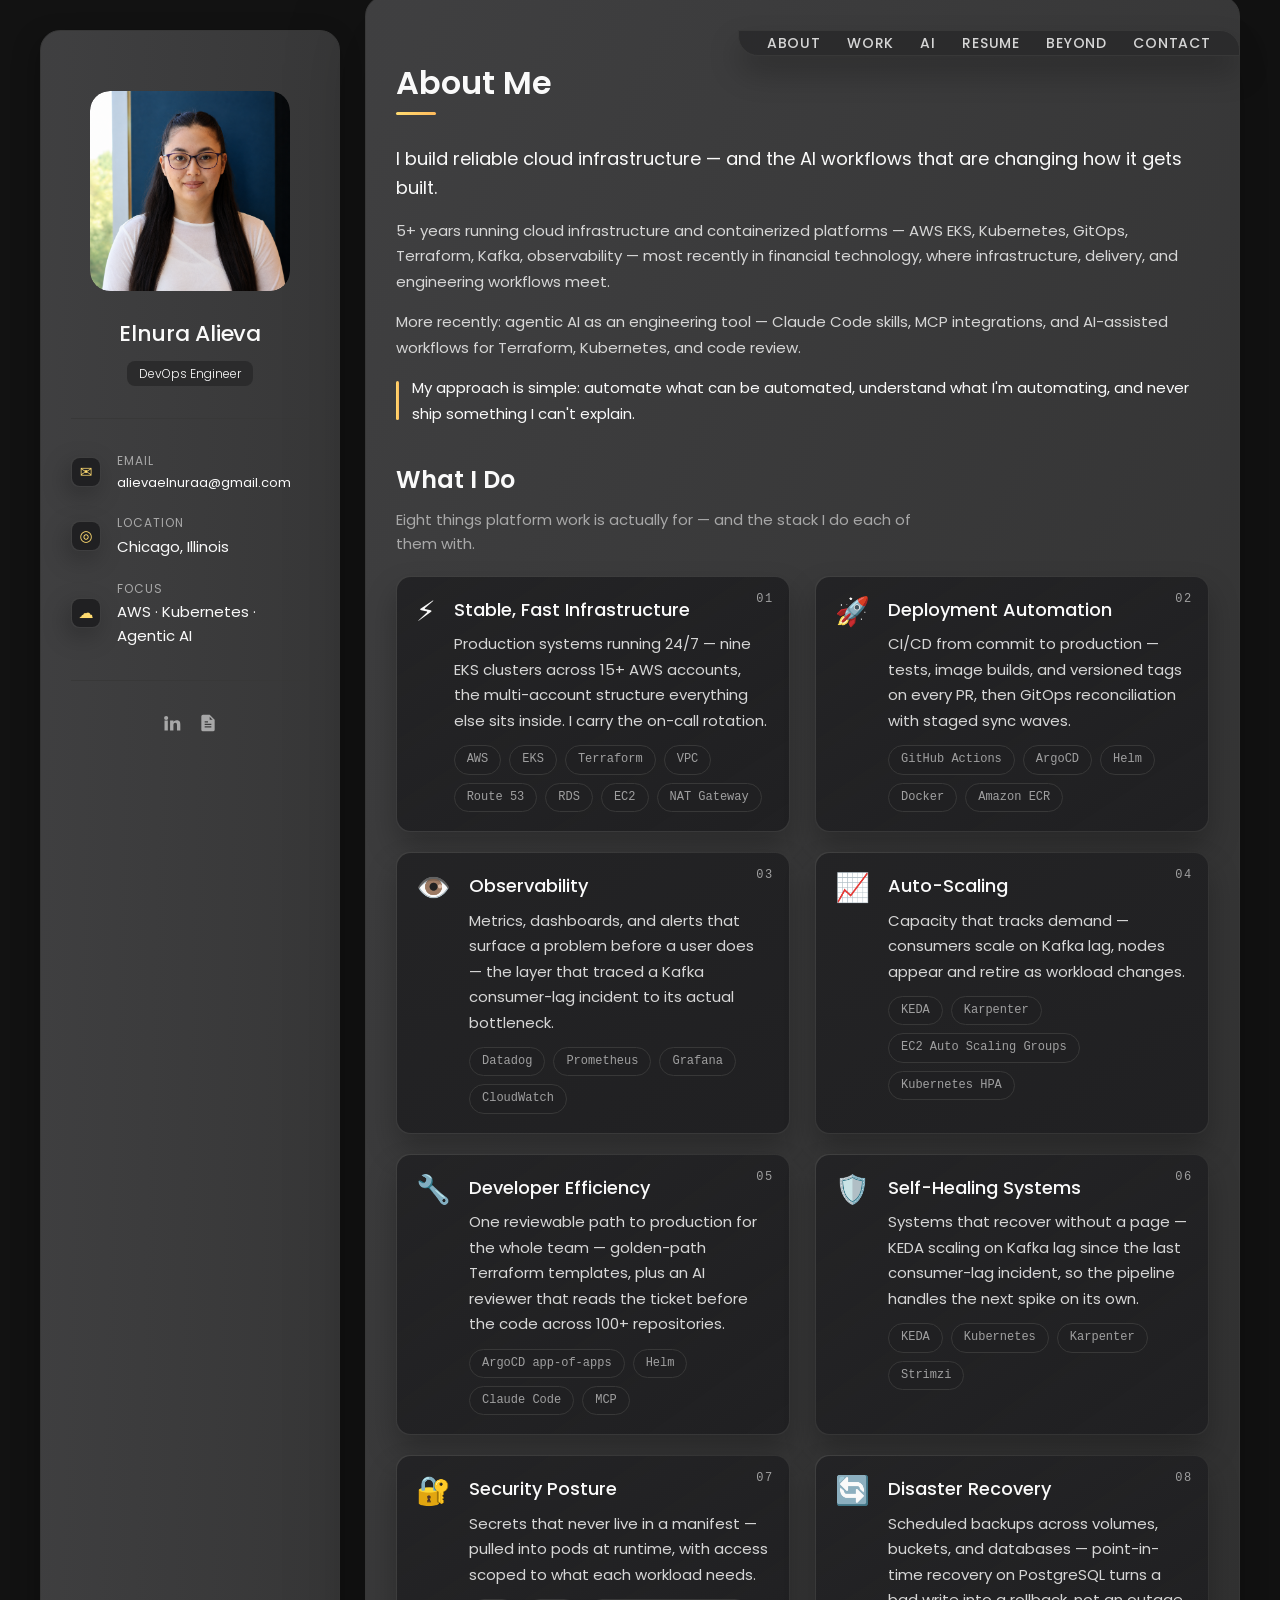
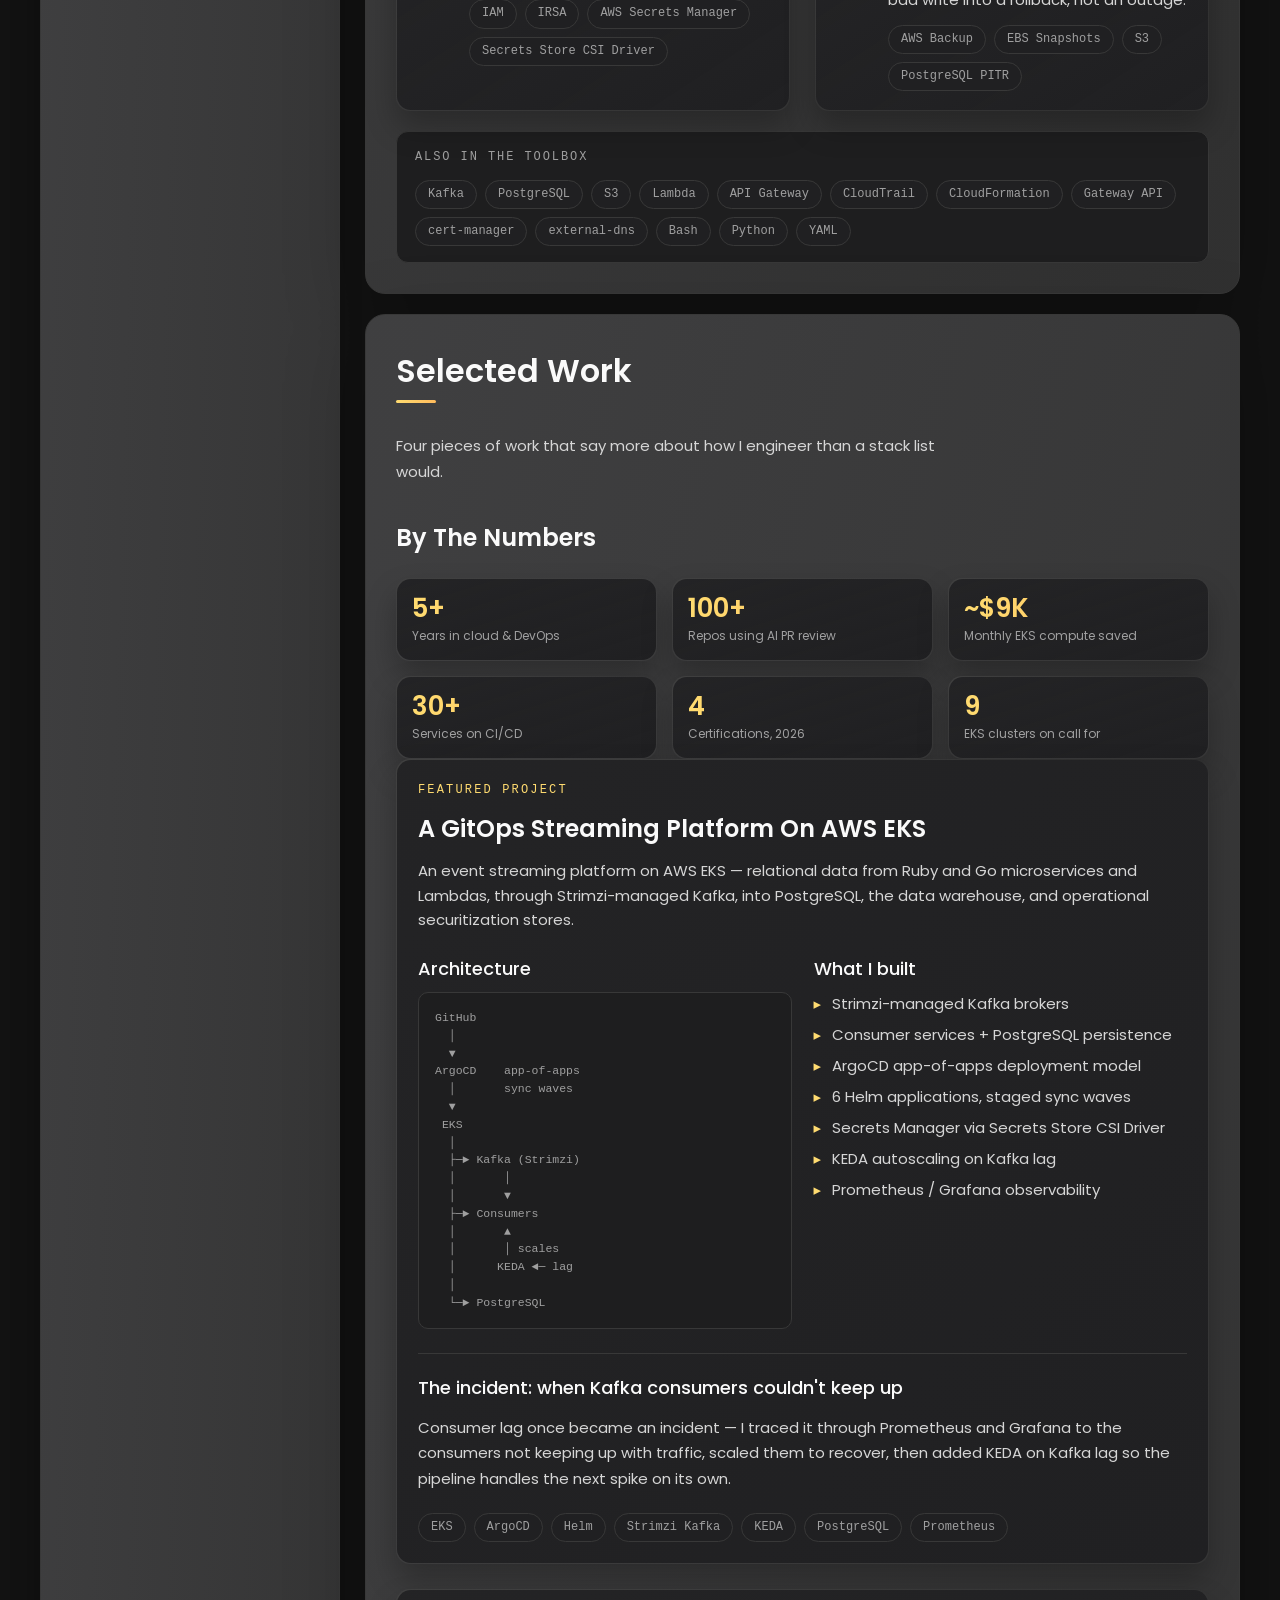
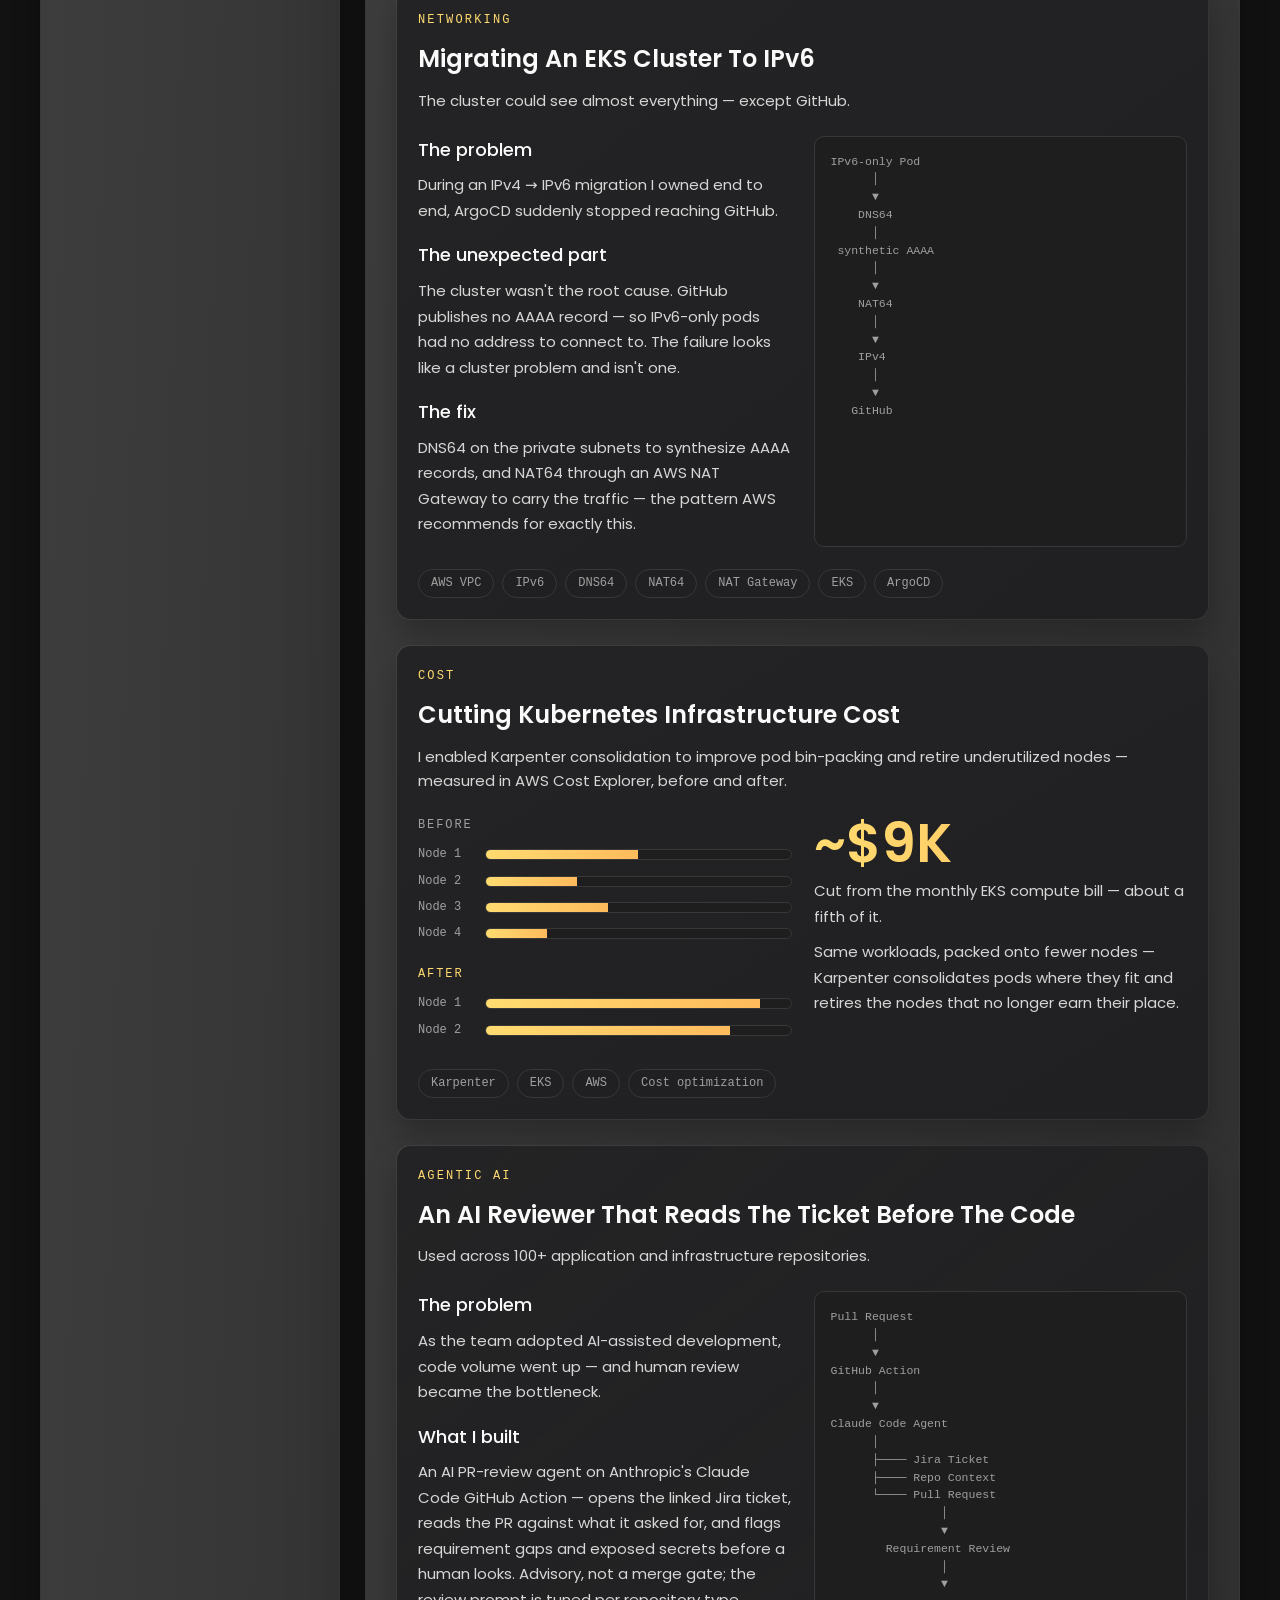
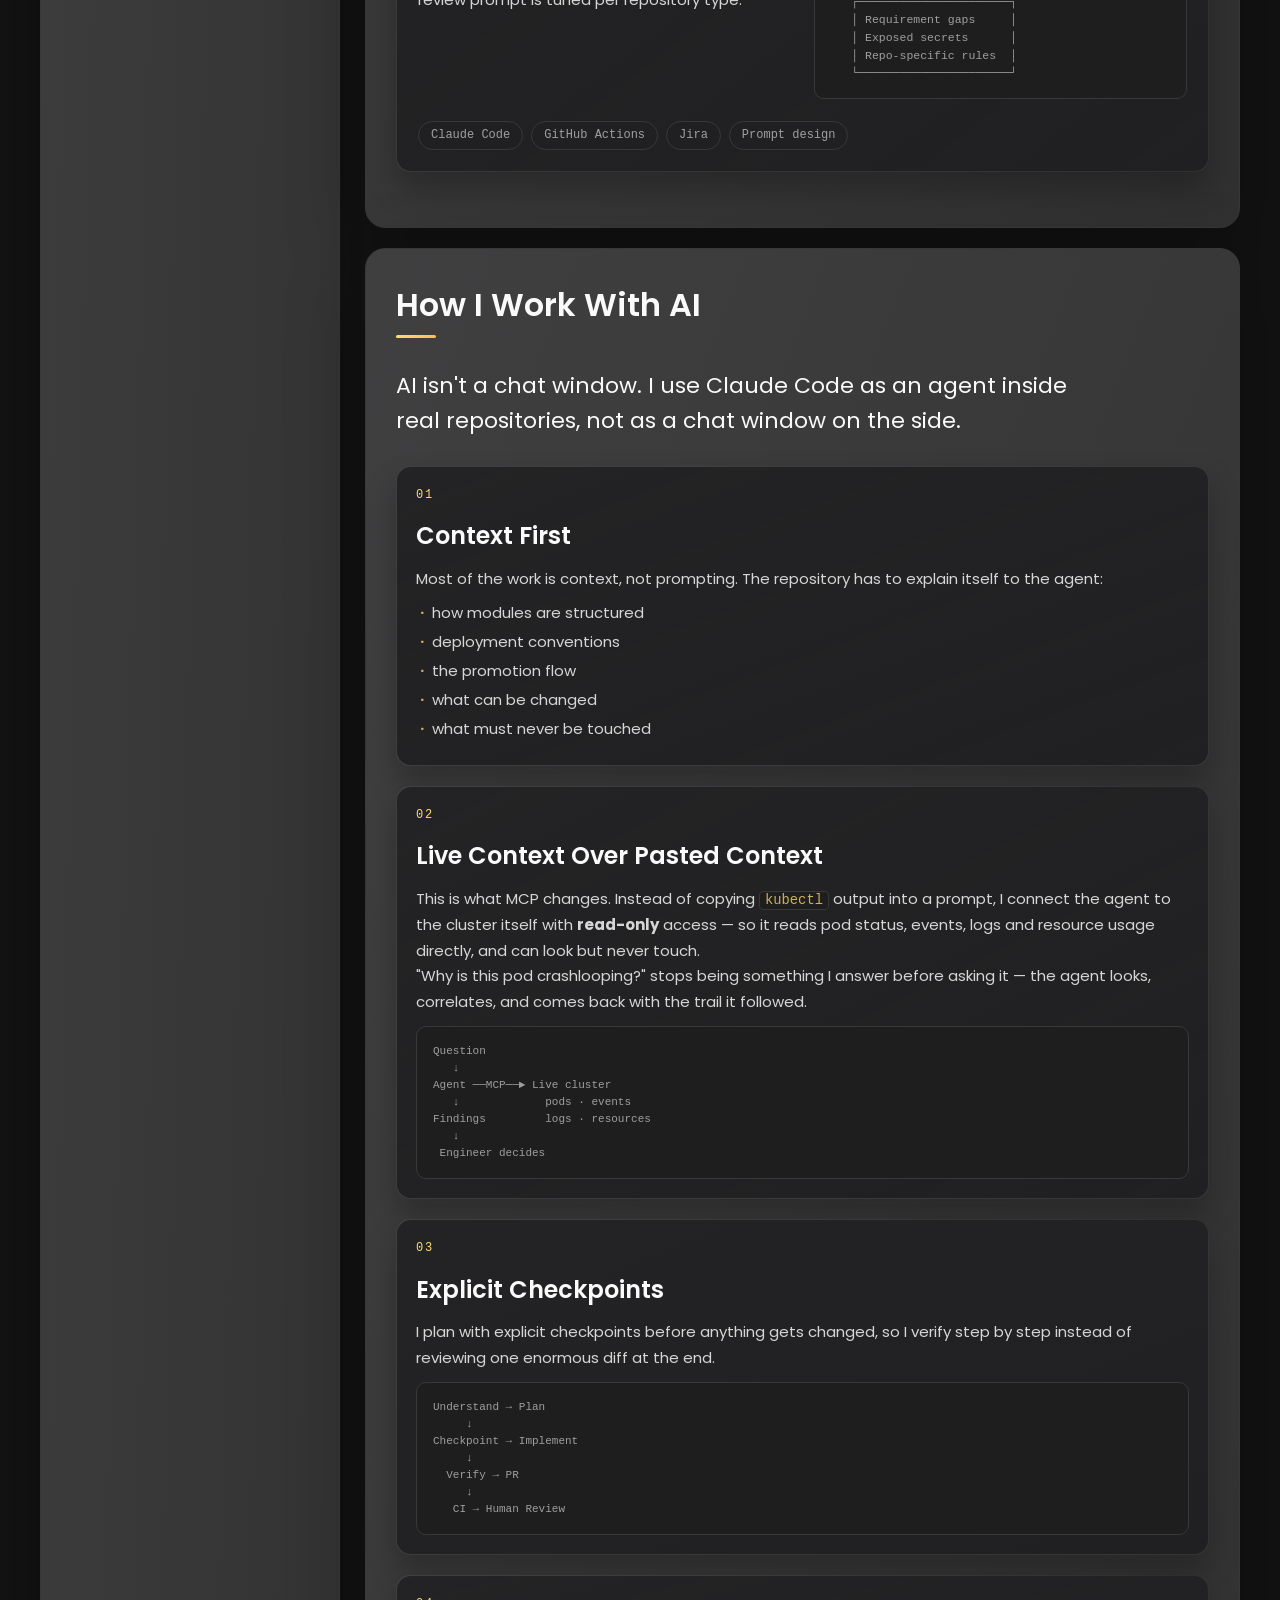
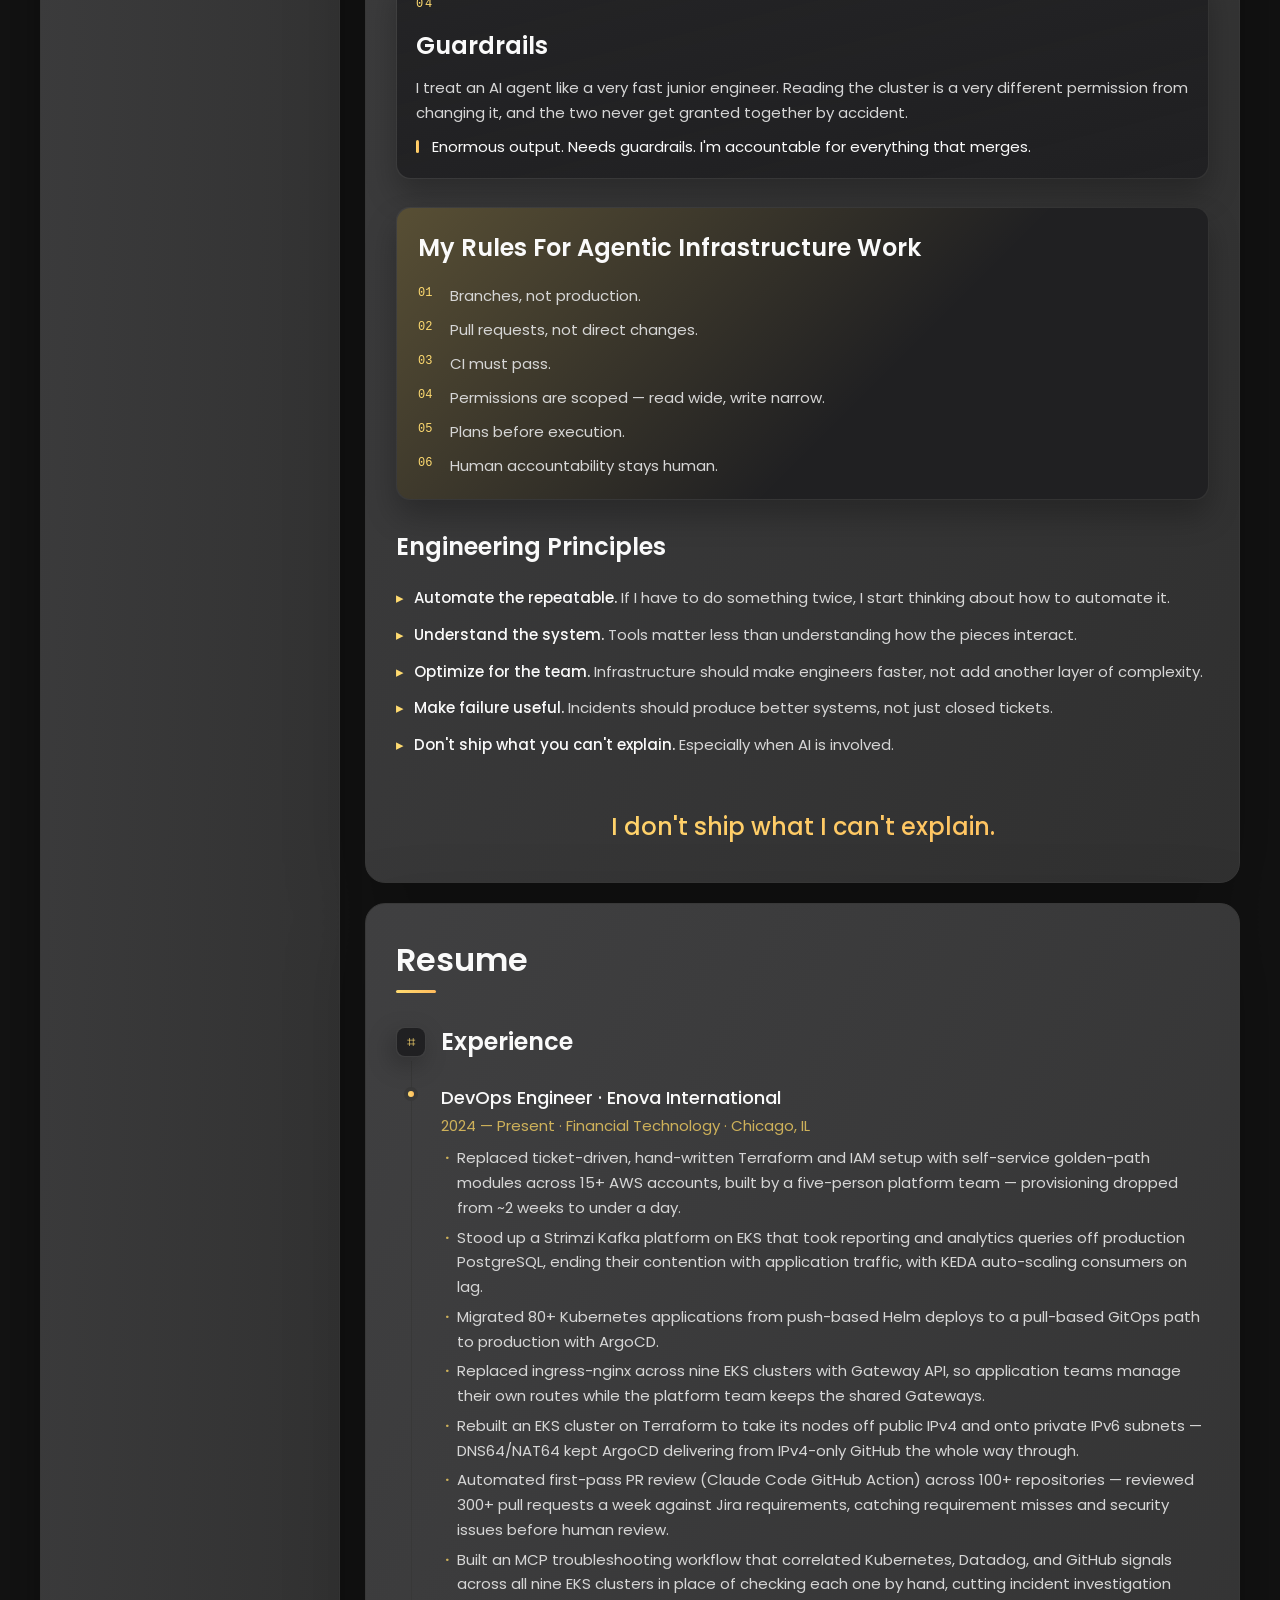
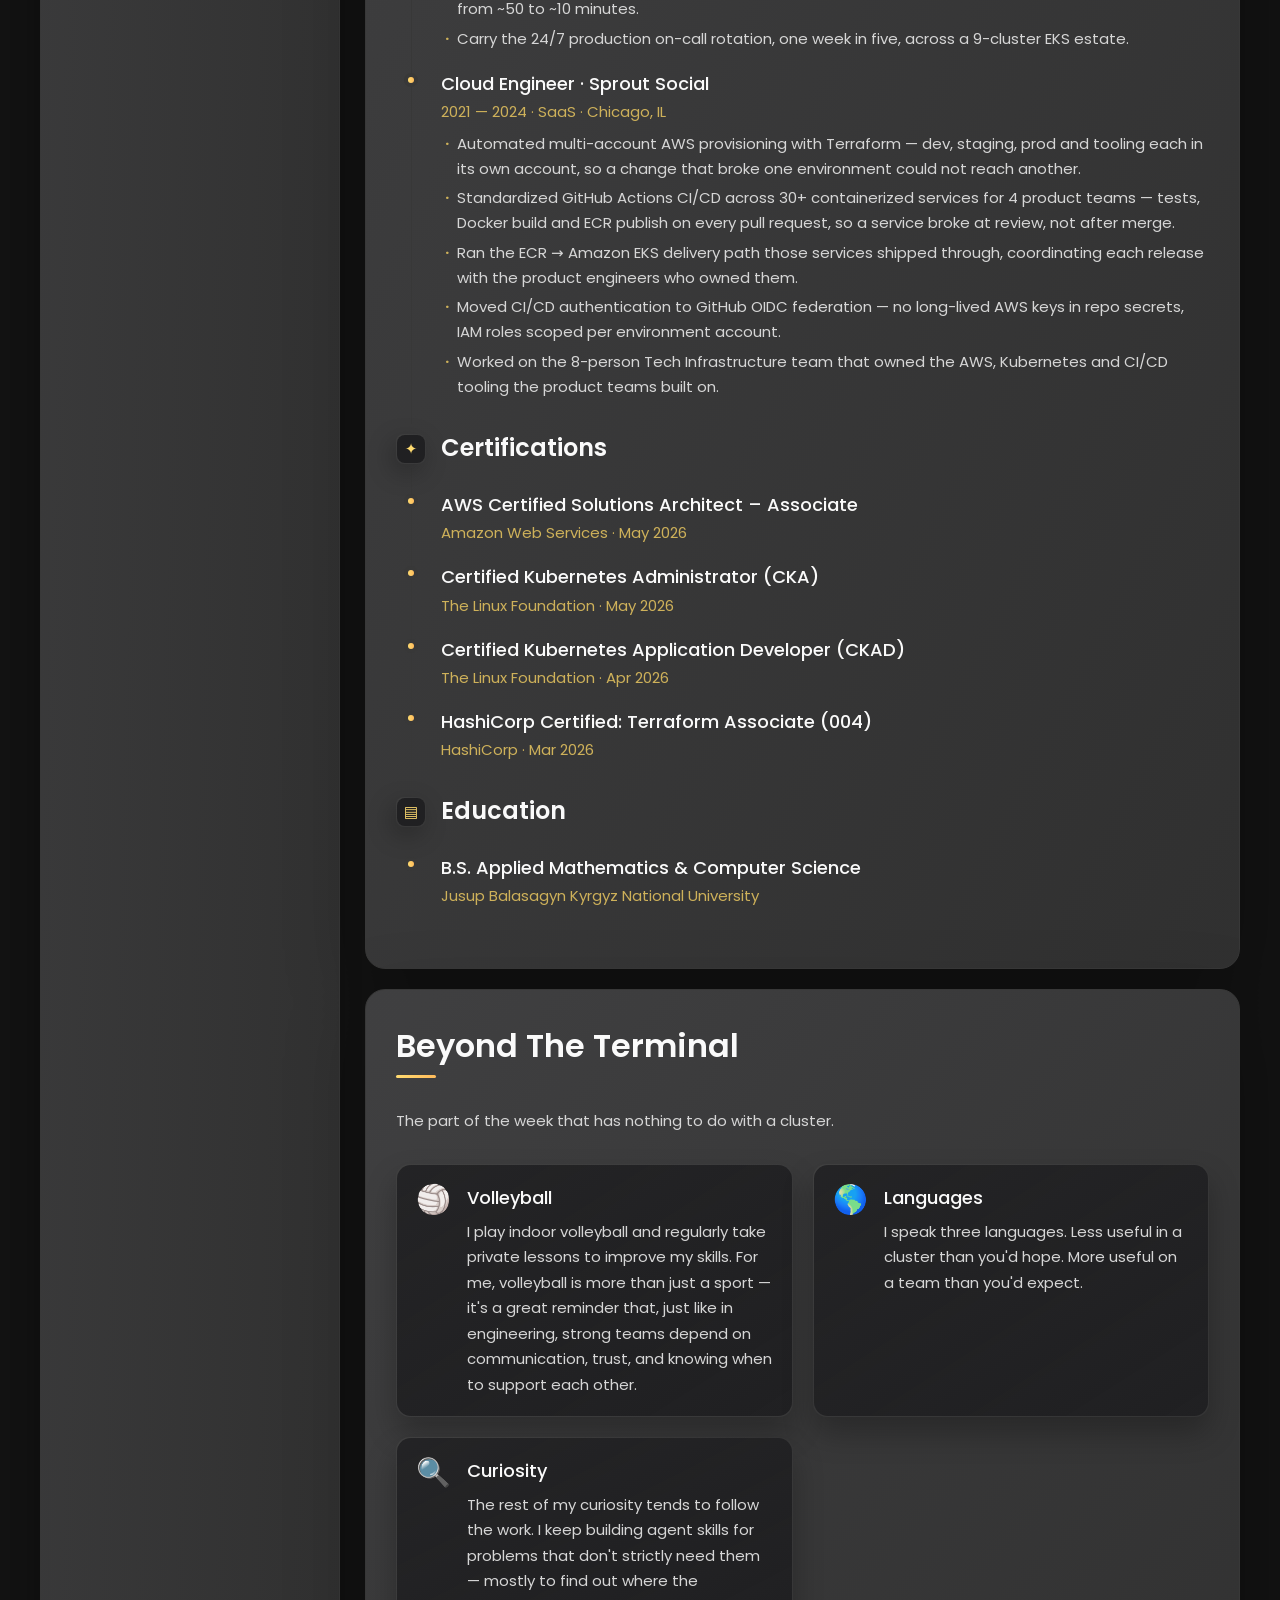
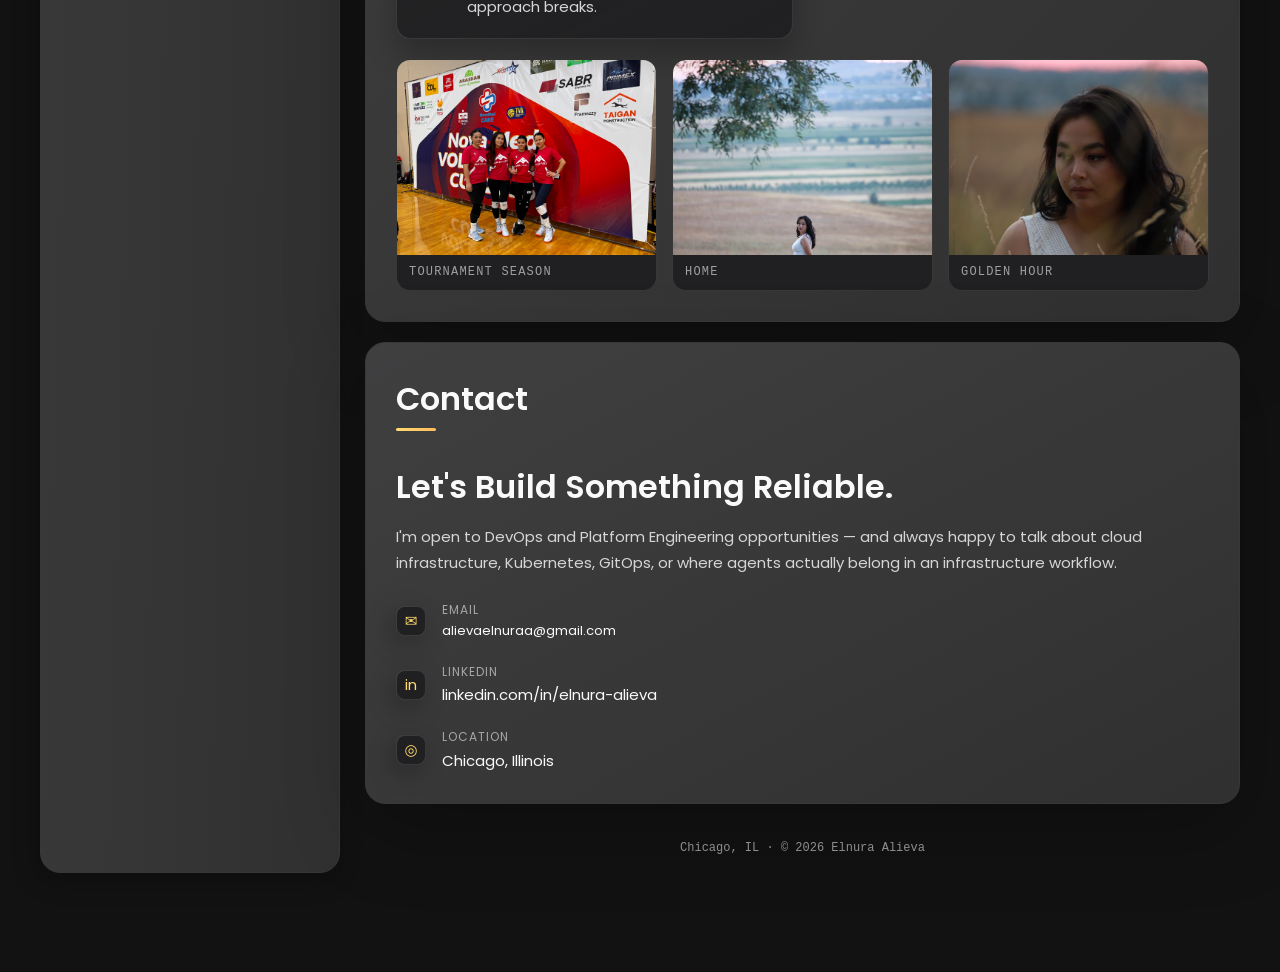
<file: index.html>
<!DOCTYPE html>
<html lang="en">
<head>
<meta charset="utf-8">
<meta name="viewport" content="width=device-width, initial-scale=1">
<title>Elnura Alieva — DevOps Engineer</title>
<meta name="description" content="DevOps engineer in Chicago. AWS, Kubernetes, GitOps, Kafka — and the agentic AI workflows changing how infrastructure gets built.">

<!-- Link previews. Without these, LinkedIn/Slack/iMessage show a bare URL with
     no title, no description and no image — which reads as a broken link and
     doesn't get clicked. og:image must be an ABSOLUTE url; relative paths are
     silently ignored by every scraper. Regenerate the image from img/og-source.html. -->
<link rel="canonical" href="https://elnuraali.github.io/">
<meta property="og:type" content="website">
<meta property="og:url" content="https://elnuraali.github.io/">
<meta property="og:site_name" content="Elnura Alieva">
<meta property="og:title" content="Elnura Alieva — DevOps Engineer">
<meta property="og:description" content="DevOps engineer in Chicago. AWS, Kubernetes, GitOps, Kafka — and the agentic AI workflows changing how infrastructure gets built.">
<meta property="og:image" content="https://elnuraali.github.io/img/og-2.png">
<meta property="og:image:width" content="1200">
<meta property="og:image:height" content="630">
<meta property="og:image:alt" content="Elnura Alieva — DevOps Engineer. AWS, Kubernetes, GitOps, Agentic AI.">
<meta name="twitter:card" content="summary_large_image">
<meta name="twitter:title" content="Elnura Alieva — DevOps Engineer">
<meta name="twitter:description" content="DevOps engineer in Chicago. AWS, Kubernetes, GitOps, Kafka — and the agentic AI workflows changing how infrastructure gets built.">
<meta name="twitter:image" content="https://elnuraali.github.io/img/og-2.png">

<link rel="preconnect" href="https://fonts.googleapis.com">
<link rel="preconnect" href="https://fonts.gstatic.com" crossorigin>
<link href="https://fonts.googleapis.com/css2?family=Poppins:wght@300;400;500;600;700&display=swap" rel="stylesheet">
<link rel="stylesheet" href="styles.css">
<link rel="icon" href="data:image/svg+xml,<svg xmlns='http://www.w3.org/2000/svg' viewBox='0 0 100 100'><text y='.9em' font-size='90'>⎈</text></svg>">
</head>
<body>

<a class="skip" href="#main">Skip to content</a>

<div class="shell">

  <!-- ============ SIDEBAR ============ -->
  <aside class="sidebar" data-sidebar>
    <div class="sidebar-info">
      <figure class="avatar-box">
        <img src="img/portrait-2.png" alt="Elnura Alieva" width="200" height="200">
      </figure>
      <div class="info-content">
        <h1 class="name">Elnura Alieva</h1>
        <p class="title">DevOps Engineer</p>
      </div>
      <button class="info-more-btn" data-sidebar-btn type="button">
        <span>Show contacts</span>
        <span class="chev" aria-hidden="true">▾</span>
      </button>
    </div>

    <div class="sidebar-info-more">
      <div class="separator"></div>
      <ul class="contacts-list">
        <li class="contact-item">
          <div class="icon-box">✉</div>
          <div class="contact-info">
            <p class="contact-title">Email</p>
            <a href="mailto:alievaelnuraa@gmail.com" class="contact-link">alievaelnuraa@gmail.com</a>
          </div>
        </li>
        <li class="contact-item">
          <div class="icon-box">◎</div>
          <div class="contact-info">
            <p class="contact-title">Location</p>
            <address>Chicago, Illinois</address>
          </div>
        </li>
        <li class="contact-item">
          <div class="icon-box">☁</div>
          <div class="contact-info">
            <p class="contact-title">Focus</p>
            <address>AWS · Kubernetes · Agentic AI</address>
          </div>
        </li>
      </ul>

      <div class="separator"></div>

      <ul class="social-list">
        <li><a href="https://linkedin.com/in/elnura-alieva" class="social-link" aria-label="LinkedIn">
          <svg viewBox="0 0 24 24" aria-hidden="true"><path d="M4.98 3.5a2.5 2.5 0 1 1 0 5 2.5 2.5 0 0 1 0-5zM3 9h4v12H3V9zm7 0h3.8v1.7h.05c.53-1 1.83-2.05 3.77-2.05C21.6 8.65 22 11.3 22 14.2V21h-4v-6c0-1.43-.03-3.27-2-3.27-2 0-2.3 1.56-2.3 3.17V21h-4V9z"/></svg>
        </a></li>
        <li><a href="resume.pdf" class="social-link" aria-label="Resume PDF">
          <svg viewBox="0 0 24 24" aria-hidden="true"><path d="M14 2H6a2 2 0 0 0-2 2v16a2 2 0 0 0 2 2h12a2 2 0 0 0 2-2V8l-6-6zm0 2.5L17.5 8H14V4.5zM8 13h8v1.5H8V13zm0 3h8v1.5H8V16zm0-6h4v1.5H8V10z"/></svg>
        </a></li>
      </ul>
    </div>
  </aside>

  <!-- ============ MAIN ============ -->
  <div class="main-content" id="main">

    <nav class="navbar">
      <ul class="navbar-list">
        <li><a class="navbar-link" href="#about">About</a></li>
        <li><a class="navbar-link" href="#work">Work</a></li>
        <li><a class="navbar-link" href="#ai">AI</a></li>
        <li><a class="navbar-link" href="#resume">Resume</a></li>
        <li><a class="navbar-link" href="#beyond">Beyond</a></li>
        <li><a class="navbar-link" href="#contact">Contact</a></li>
      </ul>
    </nav>

    <!-- ---------- ABOUT ---------- -->
    <article class="page" id="about">
      <header><h2 class="article-title">About me</h2></header>

      <section class="about-text">
        <p>I build reliable cloud infrastructure — and the AI workflows that are changing how it gets built.</p>
        <p>5+ years running cloud infrastructure and containerized platforms — AWS EKS, Kubernetes, GitOps, Terraform, Kafka, observability — most recently in financial technology, where infrastructure, delivery, and engineering workflows meet.</p>
        <p>More recently: agentic AI as an engineering tool — Claude Code skills, MCP integrations, and AI-assisted workflows for Terraform, Kubernetes, and code review.</p>
        <p class="highlight">My approach is simple: automate what can be automated, understand what I'm automating, and never ship something I can't explain.</p>
      </section>

      <section class="service">
        <h3 class="h3 service-title">What I do</h3>
        <p class="section-note">Eight things platform work is actually for — and the stack I do each of them with.</p>
        <ul class="service-list">

          <li class="service-item">
            <p class="pill-num">01</p>
            <div class="service-icon-box">⚡</div>
            <div class="service-content-box">
              <h4 class="h4 service-item-title">Stable, Fast Infrastructure</h4>
              <p class="service-item-text">Production systems running 24/7 — nine EKS clusters across 15+ AWS accounts, the multi-account structure everything else sits inside. I carry the on-call rotation.</p>
              <ul class="tags"><li>AWS</li><li>EKS</li><li>Terraform</li><li>VPC</li><li>Route 53</li><li>RDS</li><li>EC2</li><li>NAT Gateway</li></ul>
            </div>
          </li>

          <li class="service-item">
            <p class="pill-num">02</p>
            <div class="service-icon-box">🚀</div>
            <div class="service-content-box">
              <h4 class="h4 service-item-title">Deployment Automation</h4>
              <p class="service-item-text">CI/CD from commit to production — tests, image builds, and versioned tags on every PR, then GitOps reconciliation with staged sync waves.</p>
              <ul class="tags"><li>GitHub Actions</li><li>ArgoCD</li><li>Helm</li><li>Docker</li><li>Amazon ECR</li></ul>
            </div>
          </li>

          <li class="service-item">
            <p class="pill-num">03</p>
            <div class="service-icon-box">👁️</div>
            <div class="service-content-box">
              <h4 class="h4 service-item-title">Observability</h4>
              <p class="service-item-text">Metrics, dashboards, and alerts that surface a problem before a user does — the layer that traced a Kafka consumer-lag incident to its actual bottleneck.</p>
              <ul class="tags"><li>Datadog</li><li>Prometheus</li><li>Grafana</li><li>CloudWatch</li></ul>
            </div>
          </li>

          <li class="service-item">
            <p class="pill-num">04</p>
            <div class="service-icon-box">📈</div>
            <div class="service-content-box">
              <h4 class="h4 service-item-title">Auto-Scaling</h4>
              <p class="service-item-text">Capacity that tracks demand — consumers scale on Kafka lag, nodes appear and retire as workload changes.</p>
              <ul class="tags"><li>KEDA</li><li>Karpenter</li><li>EC2 Auto Scaling Groups</li><li>Kubernetes HPA</li></ul>
            </div>
          </li>

          <li class="service-item">
            <p class="pill-num">05</p>
            <div class="service-icon-box">🔧</div>
            <div class="service-content-box">
              <h4 class="h4 service-item-title">Developer Efficiency</h4>
              <p class="service-item-text">One reviewable path to production for the whole team — golden-path Terraform templates, plus an AI reviewer that reads the ticket before the code across 100+ repositories.</p>
              <ul class="tags"><li>ArgoCD app-of-apps</li><li>Helm</li><li>Claude Code</li><li>MCP</li></ul>
            </div>
          </li>

          <li class="service-item">
            <p class="pill-num">06</p>
            <div class="service-icon-box">🛡️</div>
            <div class="service-content-box">
              <h4 class="h4 service-item-title">Self-Healing Systems</h4>
              <p class="service-item-text">Systems that recover without a page — KEDA scaling on Kafka lag since the last consumer-lag incident, so the pipeline handles the next spike on its own.</p>
              <ul class="tags"><li>KEDA</li><li>Kubernetes</li><li>Karpenter</li><li>Strimzi</li></ul>
            </div>
          </li>

          <li class="service-item">
            <p class="pill-num">07</p>
            <div class="service-icon-box">🔐</div>
            <div class="service-content-box">
              <h4 class="h4 service-item-title">Security Posture</h4>
              <p class="service-item-text">Secrets that never live in a manifest — pulled into pods at runtime, with access scoped to what each workload needs.</p>
              <ul class="tags"><li>IAM</li><li>IRSA</li><li>AWS Secrets Manager</li><li>Secrets Store CSI Driver</li></ul>
            </div>
          </li>

          <li class="service-item">
            <p class="pill-num">08</p>
            <div class="service-icon-box">🔄</div>
            <div class="service-content-box">
              <h4 class="h4 service-item-title">Disaster Recovery</h4>
              <p class="service-item-text">Scheduled backups across volumes, buckets, and databases — point-in-time recovery on PostgreSQL turns a bad write into a rollback, not an outage.</p>
              <ul class="tags"><li>AWS Backup</li><li>EBS Snapshots</li><li>S3</li><li>PostgreSQL PITR</li></ul>
            </div>
          </li>

        </ul>

        <div class="stack-strip">
          <p class="stack-strip-label">Also in the toolbox</p>
          <ul class="tags">
            <li>Kafka</li><li>PostgreSQL</li><li>S3</li><li>Lambda</li><li>API Gateway</li>
            <li>CloudTrail</li><li>CloudFormation</li><li>Gateway API</li><li>cert-manager</li>
            <li>external-dns</li><li>Bash</li><li>Python</li><li>YAML</li>
          </ul>
        </div>
      </section>

    </article>

    <!-- ---------- WORK ---------- -->
    <article class="page" id="work">
      <header><h2 class="article-title">Selected work</h2></header>
      <p class="page-lede">Four pieces of work that say more about how I engineer than a stack list would.</p>

      <section class="stats">
        <h3 class="h3 service-title">By the numbers</h3>
        <ul class="stats-list">
          <li class="stat"><strong>5+</strong><span>Years in cloud &amp; DevOps</span></li>
          <li class="stat"><strong>100+</strong><span>Repos using AI PR review</span></li>
          <li class="stat"><strong>~$9K</strong><span>Monthly EKS compute saved</span></li>
          <li class="stat"><strong>30+</strong><span>Services on CI/CD</span></li>
          <li class="stat"><strong>4</strong><span>Certifications, 2026</span></li>
          <li class="stat"><strong>9</strong><span>EKS clusters on call for</span></li>
        </ul>
      </section>

      <section class="project">
        <p class="kicker">Featured project</p>
        <h3 class="h3">A GitOps streaming platform on AWS EKS</h3>
        <p class="project-lede">An event streaming platform on AWS EKS — relational data from Ruby and Go microservices and Lambdas, through Strimzi-managed Kafka, into PostgreSQL, the data warehouse, and operational securitization stores.</p>
        <div class="split">
          <div>
            <h4 class="h4">Architecture</h4>
            <pre class="diagram">GitHub
  │
  ▼
ArgoCD    app-of-apps
  │       sync waves
  ▼
 EKS
  │
  ├─► Kafka (Strimzi)
  │       │
  │       ▼
  ├─► Consumers
  │       ▲
  │       │ scales
  │      KEDA ◄─ lag
  │
  └─► PostgreSQL</pre>
          </div>
          <div>
            <h4 class="h4">What I built</h4>
            <ul class="checklist">
              <li>Strimzi-managed Kafka brokers</li>
              <li>Consumer services + PostgreSQL persistence</li>
              <li>ArgoCD app-of-apps deployment model</li>
              <li>6 Helm applications, staged sync waves</li>
              <li>Secrets Manager via Secrets Store CSI Driver</li>
              <li>KEDA autoscaling on Kafka lag</li>
              <li>Prometheus / Grafana observability</li>
            </ul>
          </div>
        </div>
        <div class="story">
          <h4 class="h4">The incident: when Kafka consumers couldn't keep up</h4>
          <p class="service-item-text">Consumer lag once became an incident — I traced it through Prometheus and Grafana to the consumers not keeping up with traffic, scaled them to recover, then added KEDA on Kafka lag so the pipeline handles the next spike on its own.</p>
        </div>
        <ul class="tags"><li>EKS</li><li>ArgoCD</li><li>Helm</li><li>Strimzi Kafka</li><li>KEDA</li><li>PostgreSQL</li><li>Prometheus</li></ul>
      </section>

      <section class="project">
        <p class="kicker">Networking</p>
        <h3 class="h3">Migrating an EKS cluster to IPv6</h3>
        <p class="project-lede">The cluster could see almost everything — except GitHub.</p>
        <div class="split">
          <div>
            <h4 class="h4">The problem</h4>
            <p class="service-item-text">During an IPv4 → IPv6 migration I owned end to end, ArgoCD suddenly stopped reaching GitHub.</p>
            <h4 class="h4">The unexpected part</h4>
            <p class="service-item-text">The cluster wasn't the root cause. GitHub publishes no AAAA record — so IPv6-only pods had no address to connect to. The failure looks like a cluster problem and isn't one.</p>
            <h4 class="h4">The fix</h4>
            <p class="service-item-text">DNS64 on the private subnets to synthesize AAAA records, and NAT64 through an AWS NAT Gateway to carry the traffic — the pattern AWS recommends for exactly this.</p>
          </div>
          <pre class="diagram">IPv6-only Pod
      │
      ▼
    DNS64
      │
 synthetic AAAA
      │
      ▼
    NAT64
      │
      ▼
    IPv4
      │
      ▼
   GitHub</pre>
        </div>
        <ul class="tags"><li>AWS VPC</li><li>IPv6</li><li>DNS64</li><li>NAT64</li><li>NAT Gateway</li><li>EKS</li><li>ArgoCD</li></ul>
      </section>

      <section class="project">
        <p class="kicker">Cost</p>
        <h3 class="h3">Cutting Kubernetes infrastructure cost</h3>
        <p class="project-lede">I enabled Karpenter consolidation to improve pod bin-packing and retire underutilized nodes — measured in AWS Cost Explorer, before and after.</p>
        <div class="split">
          <div class="binpack">
            <p class="binpack-label">Before</p>
            <ul class="bars">
              <li><span class="bar-name">Node 1</span><span class="bar"><i style="--fill:50%"></i></span></li>
              <li><span class="bar-name">Node 2</span><span class="bar"><i style="--fill:30%"></i></span></li>
              <li><span class="bar-name">Node 3</span><span class="bar"><i style="--fill:40%"></i></span></li>
              <li><span class="bar-name">Node 4</span><span class="bar"><i style="--fill:20%"></i></span></li>
            </ul>
            <p class="binpack-label after">After</p>
            <ul class="bars">
              <li><span class="bar-name">Node 1</span><span class="bar"><i style="--fill:90%"></i></span></li>
              <li><span class="bar-name">Node 2</span><span class="bar"><i style="--fill:80%"></i></span></li>
            </ul>
          </div>
          <div>
            <p class="bignum">~$9K</p>
            <p class="service-item-text">Cut from the monthly EKS compute bill — about a fifth of it.</p>
            <p class="service-item-text">Same workloads, packed onto fewer nodes — Karpenter consolidates pods where they fit and retires the nodes that no longer earn their place.</p>
          </div>
        </div>
        <ul class="tags"><li>Karpenter</li><li>EKS</li><li>AWS</li><li>Cost optimization</li></ul>
      </section>

      <section class="project">
        <p class="kicker">Agentic AI</p>
        <h3 class="h3">An AI reviewer that reads the ticket before the code</h3>
        <p class="project-lede">Used across 100+ application and infrastructure repositories.</p>
        <div class="split">
          <div>
            <h4 class="h4">The problem</h4>
            <p class="service-item-text">As the team adopted AI-assisted development, code volume went up — and human review became the bottleneck.</p>
            <h4 class="h4">What I built</h4>
            <p class="service-item-text">An AI PR-review agent on Anthropic's Claude Code GitHub Action — opens the linked Jira ticket, reads the PR against what it asked for, and flags requirement gaps and exposed secrets before a human looks. Advisory, not a merge gate; the review prompt is tuned per repository type.</p>
          </div>
          <pre class="diagram">Pull Request
      │
      ▼
GitHub Action
      │
      ▼
Claude Code Agent
      │
      ├──── Jira Ticket
      ├──── Repo Context
      └──── Pull Request
                │
                ▼
        Requirement Review
                │
                ▼
   ┌──────────────────────┐
   │ Requirement gaps     │
   │ Exposed secrets      │
   │ Repo-specific rules  │
   └──────────────────────┘</pre>
        </div>
        <ul class="tags"><li>Claude Code</li><li>GitHub Actions</li><li>Jira</li><li>Prompt design</li></ul>
      </section>
    </article>

    <!-- ---------- AI ---------- -->
    <article class="page" id="ai">
      <header><h2 class="article-title">How I work with AI</h2></header>
      <p class="statement">AI isn't a chat window. I use Claude Code as an agent inside real repositories, not as a chat window on the side.</p>

      <ul class="principles">
        <li class="principle">
          <p class="pnum">01</p>
          <h3 class="h3">Context first</h3>
          <p class="service-item-text">Most of the work is context, not prompting. The repository has to explain itself to the agent:</p>
          <ul class="plain-list">
            <li>how modules are structured</li>
            <li>deployment conventions</li>
            <li>the promotion flow</li>
            <li>what can be changed</li>
            <li>what must never be touched</li>
          </ul>
        </li>
        <li class="principle">
          <p class="pnum">02</p>
          <h3 class="h3">Live context over pasted context</h3>
          <p class="service-item-text">This is what MCP changes. Instead of copying <code>kubectl</code> output into a prompt, I connect the agent to the cluster itself with <strong>read-only</strong> access — so it reads pod status, events, logs and resource usage directly, and can look but never touch.</p>
          <p class="service-item-text">"Why is this pod crashlooping?" stops being something I answer before asking it — the agent looks, correlates, and comes back with the trail it followed.</p>
          <pre class="diagram small">Question
   ↓
Agent ──MCP──► Live cluster
   ↓             pods · events
Findings         logs · resources
   ↓
 Engineer decides</pre>
        </li>
        <li class="principle">
          <p class="pnum">03</p>
          <h3 class="h3">Explicit checkpoints</h3>
          <p class="service-item-text">I plan with explicit checkpoints before anything gets changed, so I verify step by step instead of reviewing one enormous diff at the end.</p>
          <pre class="diagram small">Understand → Plan
     ↓
Checkpoint → Implement
     ↓
  Verify → PR
     ↓
   CI → Human Review</pre>
        </li>
        <li class="principle">
          <p class="pnum">04</p>
          <h3 class="h3">Guardrails</h3>
          <p class="service-item-text">I treat an AI agent like a very fast junior engineer. Reading the cluster is a very different permission from changing it, and the two never get granted together by accident.</p>
          <p class="highlight">Enormous output. Needs guardrails. I'm accountable for everything that merges.</p>
        </li>
      </ul>

      <section class="rules">
        <h3 class="h3">My rules for agentic infrastructure work</h3>
        <ol>
          <li>Branches, not production.</li>
          <li>Pull requests, not direct changes.</li>
          <li>CI must pass.</li>
          <li>Permissions are scoped — read wide, write narrow.</li>
          <li>Plans before execution.</li>
          <li>Human accountability stays human.</li>
        </ol>
      </section>

      <section class="tenets">
        <h3 class="h3 service-title">Engineering principles</h3>
        <ul class="tenet-list">
          <li><strong>Automate the repeatable.</strong> If I have to do something twice, I start thinking about how to automate it.</li>
          <li><strong>Understand the system.</strong> Tools matter less than understanding how the pieces interact.</li>
          <li><strong>Optimize for the team.</strong> Infrastructure should make engineers faster, not add another layer of complexity.</li>
          <li><strong>Make failure useful.</strong> Incidents should produce better systems, not just closed tickets.</li>
          <li><strong>Don't ship what you can't explain.</strong> Especially when AI is involved.</li>
        </ul>
      </section>

      <p class="closing-line">I don't ship what I can't explain.</p>
    </article>

    <!-- ---------- RESUME ---------- -->
    <article class="page" id="resume">
      <header><h2 class="article-title">Resume</h2></header>

      <section class="timeline">
        <div class="title-wrapper">
          <div class="icon-box">⌗</div>
          <h3 class="h3">Experience</h3>
        </div>
        <ol class="timeline-list">
          <li class="timeline-item">
            <h4 class="h4 timeline-item-title">DevOps Engineer · Enova International</h4>
            <span>2024 — Present · Financial Technology · Chicago, IL</span>
            <ul class="timeline-text">
              <li>Replaced ticket-driven, hand-written Terraform and IAM setup with self-service golden-path modules across 15+ AWS accounts, built by a five-person platform team — provisioning dropped from ~2 weeks to under a day.</li>
              <li>Stood up a Strimzi Kafka platform on EKS that took reporting and analytics queries off production PostgreSQL, ending their contention with application traffic, with KEDA auto-scaling consumers on lag.</li>
              <li>Migrated 80+ Kubernetes applications from push-based Helm deploys to a pull-based GitOps path to production with ArgoCD.</li>
              <li>Replaced ingress-nginx across nine EKS clusters with Gateway API, so application teams manage their own routes while the platform team keeps the shared Gateways.</li>
              <li>Rebuilt an EKS cluster on Terraform to take its nodes off public IPv4 and onto private IPv6 subnets — DNS64/NAT64 kept ArgoCD delivering from IPv4-only GitHub the whole way through.</li>
              <li>Automated first-pass PR review (Claude Code GitHub Action) across 100+ repositories — reviewed 300+ pull requests a week against Jira requirements, catching requirement misses and security issues before human review.</li>
              <li>Built an MCP troubleshooting workflow that correlated Kubernetes, Datadog, and GitHub signals across all nine EKS clusters in place of checking each one by hand, cutting incident investigation from ~50 to ~10 minutes.</li>
              <li>Carry the 24/7 production on-call rotation, one week in five, across a 9-cluster EKS estate.</li>
            </ul>
          </li>
          <li class="timeline-item">
            <h4 class="h4 timeline-item-title">Cloud Engineer · Sprout Social</h4>
            <span>2021 — 2024 · SaaS · Chicago, IL</span>
            <ul class="timeline-text">
              <li>Automated multi-account AWS provisioning with Terraform — dev, staging, prod and tooling each in its own account, so a change that broke one environment could not reach another.</li>
              <li>Standardized GitHub Actions CI/CD across 30+ containerized services for 4 product teams — tests, Docker build and ECR publish on every pull request, so a service broke at review, not after merge.</li>
              <li>Ran the ECR → Amazon EKS delivery path those services shipped through, coordinating each release with the product engineers who owned them.</li>
              <li>Moved CI/CD authentication to GitHub OIDC federation — no long-lived AWS keys in repo secrets, IAM roles scoped per environment account.</li>
              <li>Worked on the 8-person Tech Infrastructure team that owned the AWS, Kubernetes and CI/CD tooling the product teams built on.</li>
            </ul>
          </li>
        </ol>
      </section>

      <section class="timeline">
        <div class="title-wrapper">
          <div class="icon-box">✦</div>
          <h3 class="h3">Certifications</h3>
        </div>
        <ol class="timeline-list">
          <li class="timeline-item">
            <h4 class="h4 timeline-item-title">AWS Certified Solutions Architect – Associate</h4>
            <span>Amazon Web Services · May 2026</span>
          </li>
          <li class="timeline-item">
            <h4 class="h4 timeline-item-title">Certified Kubernetes Administrator (CKA)</h4>
            <span>The Linux Foundation · May 2026</span>
          </li>
          <li class="timeline-item">
            <h4 class="h4 timeline-item-title">Certified Kubernetes Application Developer (CKAD)</h4>
            <span>The Linux Foundation · Apr 2026</span>
          </li>
          <li class="timeline-item">
            <h4 class="h4 timeline-item-title">HashiCorp Certified: Terraform Associate (004)</h4>
            <span>HashiCorp · Mar 2026</span>
          </li>
        </ol>
      </section>

      <section class="timeline">
        <div class="title-wrapper">
          <div class="icon-box">▤</div>
          <h3 class="h3">Education</h3>
        </div>
        <ol class="timeline-list">
          <li class="timeline-item">
            <h4 class="h4 timeline-item-title">B.S. Applied Mathematics &amp; Computer Science</h4>
            <span>Jusup Balasagyn Kyrgyz National University</span>
          </li>
        </ol>
      </section>
    </article>

    <!-- ---------- BEYOND ---------- -->
    <article class="page" id="beyond">
      <header><h2 class="article-title">Beyond the terminal</h2></header>
      <p class="page-lede">The part of the week that has nothing to do with a cluster.</p>

      <ul class="beyond-list">
        <li class="beyond-item">
          <div class="service-icon-box">🏐</div>
          <div>
            <h4 class="h4">Volleyball</h4>
            <p class="service-item-text">I play indoor volleyball and regularly take private lessons to improve my skills. For me, volleyball is more than just a sport — it's a great reminder that, just like in engineering, strong teams depend on communication, trust, and knowing when to support each other.</p>
          </div>
        </li>
        <li class="beyond-item">
          <div class="service-icon-box">🌎</div>
          <div>
            <h4 class="h4">Languages</h4>
            <p class="service-item-text">I speak three languages. Less useful in a cluster than you'd hope. More useful on a team than you'd expect.</p>
          </div>
        </li>
        <li class="beyond-item">
          <div class="service-icon-box">🔍</div>
          <div>
            <h4 class="h4">Curiosity</h4>
            <p class="service-item-text">The rest of my curiosity tends to follow the work. I keep building agent skills for problems that don't strictly need them — mostly to find out where the approach breaks.</p>
          </div>
        </li>
      </ul>

      <ul class="gallery">
        <li><figure><img src="img/volleyball.jpg" alt="Team photo at the NovaMed Volleyball Cup" loading="lazy"><figcaption>Tournament season</figcaption></figure></li>
        <li><figure><img src="img/field.jpg" alt="Standing in a field at dusk" loading="lazy"><figcaption>Home</figcaption></figure></li>
        <li><figure><img src="img/sunset.jpg" alt="At dusk in tall grass" loading="lazy"><figcaption>Golden hour</figcaption></figure></li>
      </ul>
    </article>

    <!-- ---------- CONTACT ---------- -->
    <article class="page" id="contact">
      <header><h2 class="article-title">Contact</h2></header>

      <section class="contact-block">
        <h3 class="h3 big">Let's build something reliable.</h3>
        <p class="service-item-text">I'm open to DevOps and Platform Engineering opportunities — and always happy to talk about cloud infrastructure, Kubernetes, GitOps, or where agents actually belong in an infrastructure workflow.</p>

        <ul class="contacts-list wide">
          <li class="contact-item">
            <div class="icon-box">✉</div>
            <div class="contact-info">
              <p class="contact-title">Email</p>
              <a href="mailto:alievaelnuraa@gmail.com" class="contact-link">alievaelnuraa@gmail.com</a>
            </div>
          </li>
          <li class="contact-item">
            <div class="icon-box">in</div>
            <div class="contact-info">
              <p class="contact-title">LinkedIn</p>
              <a href="https://linkedin.com/in/elnura-alieva" class="contact-link">linkedin.com/in/elnura-alieva</a>
            </div>
          </li>
          <li class="contact-item">
            <div class="icon-box">◎</div>
            <div class="contact-info">
              <p class="contact-title">Location</p>
              <address>Chicago, Illinois</address>
            </div>
          </li>
        </ul>
      </section>
    </article>


    <footer class="site-footer">
      <p>Chicago, IL · © <span id="year">2026</span> Elnura Alieva</p>
    </footer>

  </div>
</div>

<script>
  document.getElementById('year').textContent = new Date().getFullYear();

  const sidebar = document.querySelector('[data-sidebar]');
  const sidebarBtn = document.querySelector('[data-sidebar-btn]');
  sidebarBtn.addEventListener('click', () => {
    sidebar.classList.toggle('active');
    const open = sidebar.classList.contains('active');
    sidebarBtn.querySelector('span').textContent = open ? 'Hide contacts' : 'Show contacts';
  });
</script>
</body>
</html>
</file>
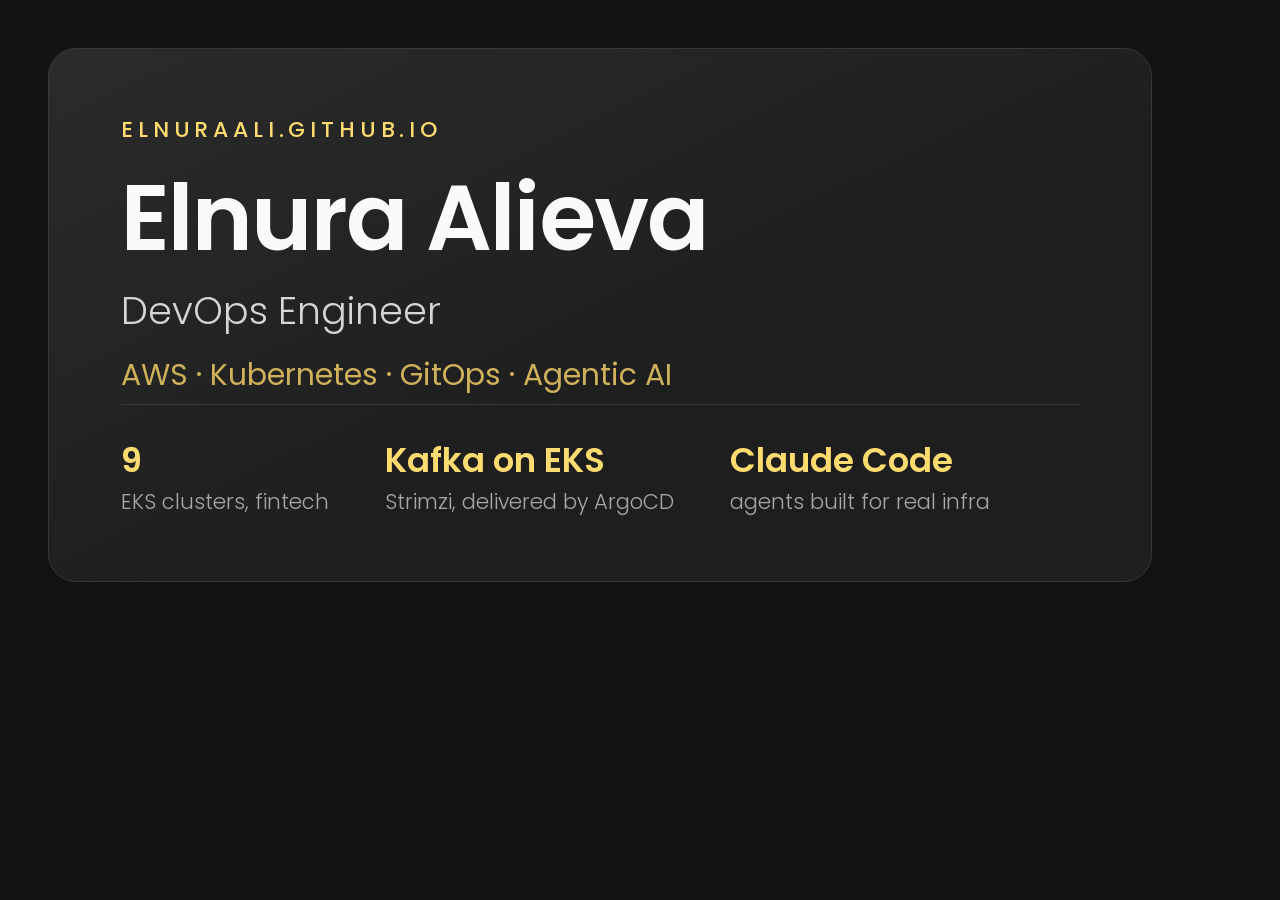
<file: img/og-source.html>
<!DOCTYPE html>
<html><head><meta charset="utf-8">
<link href="https://fonts.googleapis.com/css2?family=Poppins:wght@300;400;500;600;700&display=swap" rel="stylesheet">
<style>
  *{margin:0;padding:0;box-sizing:border-box}
  body{width:1200px;height:630px;overflow:hidden;
       font-family:Poppins,"Helvetica Neue",Arial,sans-serif;
       background:hsl(0,0%,7%);color:hsl(0,0%,98%);
       display:flex;align-items:center;justify-content:center}
  .card{width:1104px;height:534px;border-radius:28px;padding:64px 72px;
        background:linear-gradient(to bottom right,hsl(240,1%,17%) 0%,hsla(240,1%,18%,0) 60%),hsl(240,2%,12%);
        border:1px solid hsl(0,0%,22%);
        display:flex;flex-direction:column;justify-content:space-between}
  .kicker{font-size:22px;letter-spacing:.22em;text-transform:uppercase;
          color:hsl(45,100%,72%);font-weight:500}
  h1{font-size:92px;line-height:1;font-weight:600;letter-spacing:-.02em;margin:26px 0 18px}
  .role{font-size:38px;font-weight:300;color:hsl(0,0%,84%)}
  .stack{font-size:30px;font-weight:400;color:hsl(45,54%,58%);margin-top:14px}
  .facts{display:flex;gap:56px;border-top:1px solid hsl(0,0%,22%);padding-top:30px}
  .fact b{display:block;font-size:34px;font-weight:600;color:hsl(45,100%,72%)}
  .fact span{font-size:21px;color:hsl(0,0%,66%);font-weight:300}
</style></head>
<body>
  <div class="card">
    <div>
      <div class="kicker">elnuraali.github.io</div>
      <h1>Elnura Alieva</h1>
      <div class="role">DevOps Engineer</div>
      <div class="stack">AWS · Kubernetes · GitOps · Agentic AI</div>
    </div>
    <div class="facts">
      <div class="fact"><b>9</b><span>EKS clusters, fintech</span></div>
      <div class="fact"><b>Kafka on EKS</b><span>Strimzi, delivered by ArgoCD</span></div>
      <div class="fact"><b>Claude Code</b><span>agents built for real infra</span></div>
    </div>
  </div>
</body></html>
</file>
<file: styles.css>
/* Elnura Alieva — personal site
   Design language follows the vCard portfolio: dark onyx cards, gold accent,
   Poppins, sidebar + tabbed main column. Hand-built, no framework, no build. */

/* ---------------------------------- *\
 * CUSTOM PROPERTIES
\* ---------------------------------- */

:root {
  /* gradients */
  --bg-gradient-onyx: linear-gradient(to bottom right, hsl(240, 1%, 25%) 3%, hsl(0, 0%, 19%) 97%);
  --bg-gradient-jet: linear-gradient(to bottom right, hsla(240, 1%, 18%, 0.251) 0%, hsla(240, 2%, 11%, 0) 100%), hsl(240, 2%, 13%);
  --bg-gradient-yellow-1: linear-gradient(to bottom right, hsl(45, 100%, 71%) 0%, hsla(36, 100%, 69%, 0) 50%);
  --bg-gradient-yellow-2: linear-gradient(135deg, hsla(45, 100%, 71%, 0.251) 0%, hsla(35, 100%, 68%, 0) 59.86%), hsl(240, 2%, 13%);
  --border-gradient-onyx: linear-gradient(to bottom right, hsl(0, 0%, 25%) 0%, hsla(0, 0%, 25%, 0) 50%);
  --text-gradient-yellow: linear-gradient(to right, hsl(45, 100%, 72%), hsl(35, 100%, 68%));

  /* solids */
  --jet: hsl(0, 0%, 22%);
  --onyx: hsl(240, 1%, 17%);
  --eerie-black-1: hsl(240, 2%, 13%);
  --eerie-black-2: hsl(240, 2%, 12%);
  --smoky-black: hsl(0, 0%, 7%);
  --white-1: hsl(0, 0%, 100%);
  --white-2: hsl(0, 0%, 98%);
  --light-gray: hsl(0, 0%, 84%);
  --light-gray-70: hsla(0, 0%, 84%, 0.7);
  --orange-yellow-crayola: hsl(45, 100%, 72%);
  --vegas-gold: hsl(45, 54%, 58%);

  --ff: 'Poppins', ui-sans-serif, system-ui, -apple-system, sans-serif;
  --ff-mono: ui-monospace, SFMono-Regular, "SF Mono", Menlo, Consolas, monospace;

  --fs-1: 24px; --fs-2: 18px; --fs-3: 17px; --fs-4: 16px;
  --fs-5: 15px; --fs-6: 14px; --fs-7: 13px; --fs-8: 11px;

  --shadow-1: -4px 8px 24px hsla(0, 0%, 0%, 0.25);
  --shadow-2: 0 16px 30px hsla(0, 0%, 0%, 0.25);
  --shadow-3: 0 16px 40px hsla(0, 0%, 0%, 0.25);
  --shadow-5: 0 24px 80px hsla(0, 0%, 0%, 0.25);

  --transition-1: 0.25s ease;
  --transition-2: 0.5s ease-in-out;

  /* desktop navbar height — the card reserves this much top padding, and the
     navbar pulls itself back by the same amount so it overlays the corner
     instead of pushing the card down. Keep the two in sync. */
  --nav-h: 60px;
}

/* ---------------------------------- *\
 * RESET / BASE
\* ---------------------------------- */

*, *::before, *::after { margin: 0; padding: 0; box-sizing: border-box; }
li { list-style: none; }
a { text-decoration: none; color: inherit; }
img, figure { display: block; }
img { max-width: 100%; height: auto; }
button { background: none; border: none; font: inherit; color: inherit; cursor: pointer; }
address { font-style: normal; }

html { font-family: var(--ff); scroll-behavior: smooth; }

body {
  background: var(--smoky-black);
  color: var(--white-2);
  font-size: var(--fs-6);
  line-height: 1.6;
  -webkit-font-smoothing: antialiased;
}

::-webkit-scrollbar { width: 8px; }
::-webkit-scrollbar-track { background: var(--smoky-black); }
::-webkit-scrollbar-thumb { background: var(--onyx); border-radius: 8px; }
::-webkit-scrollbar-thumb:hover { background: var(--jet); }

.skip { position: absolute; left: -9999px; }
.skip:focus {
  left: 1rem; top: 1rem; z-index: 100;
  background: var(--orange-yellow-crayola); color: var(--smoky-black);
  padding: .6rem 1rem; border-radius: 8px;
}

/* shared type */
.h3 { color: var(--white-2); font-size: var(--fs-2); font-weight: 600; text-transform: capitalize; }
.h3.big { font-size: var(--fs-1); }
.h4 { color: var(--white-2); font-size: var(--fs-4); font-weight: 500; }

.service-item-text, .page-lede {
  color: var(--light-gray); font-size: var(--fs-6); line-height: 1.7;
}
.page-lede { margin-bottom: 30px; max-width: 62ch; }

.highlight {
  position: relative; padding-left: 16px; margin-top: 8px;
  color: var(--white-2); font-size: var(--fs-6); line-height: 1.7;
}
.highlight::before {
  content: ''; position: absolute; left: 0; top: 6px; bottom: 6px;
  width: 3px; border-radius: 3px; background: var(--text-gradient-yellow);
}

.separator { width: 100%; height: 1px; background: var(--jet); margin: 16px 0; }

/* ---------------------------------- *\
 * SHELL
\* ---------------------------------- */

.shell { margin: 15px 12px 75px; min-width: 259px; }

/* ---------------------------------- *\
 * SIDEBAR
\* ---------------------------------- */

.sidebar {
  background: var(--bg-gradient-onyx);
  border: 1px solid var(--jet);
  border-radius: 20px;
  padding: 15px;
  box-shadow: var(--shadow-1);
  margin-bottom: 15px;
  max-height: 132px;
  overflow: hidden;
  transition: var(--transition-2);
}
.sidebar.active { max-height: 500px; }

.sidebar-info { position: relative; display: flex; align-items: center; gap: 15px; }

.avatar-box {
  background: var(--bg-gradient-onyx);
  border-radius: 20px;
  overflow: hidden;
  flex-shrink: 0;
}
.avatar-box img { width: 100px; height: 100px; object-fit: cover; border-radius: 20px; }

.name {
  color: var(--white-2); font-size: var(--fs-3);
  font-weight: 500; letter-spacing: -0.25px; margin-bottom: 10px;
}
.title {
  color: var(--white-1); background: var(--onyx);
  font-size: var(--fs-8); font-weight: 300;
  width: max-content; padding: 3px 12px; border-radius: 8px;
}

.info-more-btn {
  position: absolute; top: -15px; right: -15px;
  border-radius: 0 15px;
  font-size: var(--fs-8);
  color: var(--orange-yellow-crayola);
  background: var(--border-gradient-onyx);
  padding: 10px;
  box-shadow: var(--shadow-2);
  transition: var(--transition-1);
  z-index: 1;
  display: flex; align-items: center; gap: 6px;
}
.info-more-btn::before {
  content: ''; position: absolute; inset: 1px;
  border-radius: inherit;
  background: var(--bg-gradient-jet);
  transition: var(--transition-1);
  z-index: -1;
}
.info-more-btn:hover, .info-more-btn:focus-visible { background: var(--bg-gradient-yellow-1); }
.info-more-btn:hover::before, .info-more-btn:focus-visible::before { background: var(--bg-gradient-yellow-2); }
.info-more-btn span { display: none; }
.chev { display: block !important; transition: var(--transition-1); }
.sidebar.active .chev { transform: rotate(180deg); }

.sidebar-info-more { opacity: 0; visibility: hidden; transition: var(--transition-1); }
.sidebar.active .sidebar-info-more { opacity: 1; visibility: visible; }

.contacts-list { display: grid; gap: 16px; }
.contact-item { display: flex; align-items: center; gap: 16px; min-width: 100%; }

.icon-box {
  position: relative;
  background: var(--border-gradient-onyx);
  width: 30px; height: 30px; border-radius: 8px;
  display: grid; place-items: center;
  font-size: 15px; color: var(--orange-yellow-crayola);
  box-shadow: var(--shadow-1); z-index: 1; flex-shrink: 0;
}
.icon-box::before {
  content: ''; position: absolute; inset: 1px;
  background: var(--eerie-black-1); border-radius: inherit; z-index: -1;
}

.contact-info { max-width: calc(100% - 46px); width: calc(100% - 46px); }
.contact-title {
  color: var(--light-gray-70); font-size: var(--fs-8);
  text-transform: uppercase; letter-spacing: .08em; margin-bottom: 2px;
}
.contact-info :is(.contact-link, address) {
  color: var(--white-2); font-size: var(--fs-7);
  transition: var(--transition-1);
}
/* email is the only long value — keep it on one line rather than breaking mid-word */
.contact-info .contact-link[href^="mailto"] {
  display: block; font-size: 13px;
  white-space: nowrap; overflow: hidden; text-overflow: ellipsis;
}
.contact-info .contact-link:hover { color: var(--orange-yellow-crayola); }

.social-list { display: flex; justify-content: flex-start; align-items: center; gap: 16px; padding-bottom: 4px; }
.social-link {
  color: var(--light-gray-70); display: grid; place-items: center;
  transition: var(--transition-1);
}
.social-link svg { width: 20px; height: 20px; fill: currentColor; display: block; }
.social-link:hover { color: var(--orange-yellow-crayola); transform: translateY(-2px); }

/* ---------------------------------- *\
 * NAVBAR
\* ---------------------------------- */

.navbar {
  position: fixed; bottom: 0; left: 0; width: 100%;
  background: hsla(240, 1%, 17%, 0.75);
  backdrop-filter: blur(10px);
  border: 1px solid var(--jet);
  border-radius: 12px 12px 0 0;
  box-shadow: var(--shadow-2);
  z-index: 5;
}
.navbar-list {
  display: flex; flex-wrap: wrap; justify-content: center; align-items: center;
  padding: 0 10px;
}
.navbar-link {
  color: var(--light-gray); font-size: var(--fs-8);
  padding: 20px 7px; transition: var(--transition-1);
  text-transform: uppercase; letter-spacing: .06em; font-weight: 500;
}
.navbar-link:hover, .navbar-link:focus-visible { color: var(--light-gray-70); }
.navbar-link.active { color: var(--orange-yellow-crayola); }

/* ---------------------------------- *\
 * MAIN / PAGES
\* ---------------------------------- */

.main-content { position: relative; min-width: 100%; margin: 0 auto; }

.page {
  position: relative;
  background: var(--bg-gradient-onyx);
  border: 1px solid var(--jet);
  border-radius: 20px;
  padding: 15px;
  box-shadow: var(--shadow-5);
  z-index: 1;
  margin-bottom: 20px;
  scroll-margin-top: calc(var(--nav-h) + 15px);
}
.page:last-of-type { margin-bottom: 0; }

.article-title {
  position: relative;
  color: var(--white-2); font-size: var(--fs-1); font-weight: 600;
  padding-bottom: 7px; margin-bottom: 20px; text-transform: capitalize;
}
.article-title::after {
  content: ''; position: absolute; bottom: 0; left: 0;
  background: var(--text-gradient-yellow);
  width: 40px; height: 3px; border-radius: 3px;
}

.service-title { margin-bottom: 20px; }

/* about text */
.about-text { color: var(--light-gray); font-size: var(--fs-6); line-height: 1.7; }
.about-text p { margin-bottom: 15px; }
.about-text p:first-child { color: var(--white-2); font-size: var(--fs-4); line-height: 1.6; }

/* service list */
.service { margin-top: 35px; }
.service-list { display: grid; gap: 20px; }
.service-item {
  position: relative;
  background: var(--border-gradient-onyx);
  padding: 20px; border-radius: 14px;
  box-shadow: var(--shadow-2); z-index: 1;
  display: flex; flex-direction: column; align-items: center;
  gap: 15px; text-align: center;
  transition: var(--transition-1);
}
.service-item::before {
  content: ''; position: absolute; inset: 1px;
  background: var(--bg-gradient-jet); border-radius: inherit; z-index: -1;
}
.service-item:hover { transform: translateY(-4px); }
.service-icon-box { font-size: 28px; line-height: 1; margin-bottom: 4px; }
.service-item-title { margin-bottom: 7px; }

.outcome {
  font-family: var(--ff-mono); font-size: var(--fs-8);
  color: var(--orange-yellow-crayola);
  margin-top: 12px; padding-top: 12px;
  border-top: 1px solid var(--jet); width: 100%;
}

.section-note {
  color: var(--light-gray-70); font-size: var(--fs-7);
  margin: -12px 0 20px; max-width: 60ch;
}

.service-item { position: relative; }
.pill-num {
  position: absolute; top: 14px; right: 16px;
  font-family: var(--ff-mono); font-size: var(--fs-8);
  letter-spacing: .14em; color: var(--light-gray-70);
}
.service-content-box .tags { margin-top: 12px; }
.service-item-text code {
  font-family: var(--ff-mono); font-size: .92em;
  background: var(--eerie-black-2); border: 1px solid var(--jet);
  border-radius: 4px; padding: 1px 5px; color: var(--vegas-gold);
}

.stack-strip {
  margin-top: 20px; padding: 16px 18px;
  border: 1px solid var(--jet); border-radius: 12px;
  background: var(--eerie-black-2);
}
.stack-strip-label {
  font-family: var(--ff-mono); font-size: var(--fs-8);
  text-transform: uppercase; letter-spacing: .16em;
  color: var(--light-gray-70); margin-bottom: 12px;
}
.stack-strip .tags { margin-top: 0; }

/* stats */
.stats { margin-top: 35px; }
.stats-list { display: grid; grid-template-columns: repeat(auto-fit, minmax(130px, 1fr)); gap: 15px; }
.stat {
  position: relative; background: var(--border-gradient-onyx);
  padding: 16px; border-radius: 14px; box-shadow: var(--shadow-2); z-index: 1;
  transition: var(--transition-1);
}
.stat::before {
  content: ''; position: absolute; inset: 1px;
  background: var(--bg-gradient-jet); border-radius: inherit; z-index: -1;
}
.stat:hover { transform: translateY(-4px); }
.stat strong {
  display: block; font-size: 26px; font-weight: 600; line-height: 1.1;
  background: var(--text-gradient-yellow);
  -webkit-background-clip: text; background-clip: text; color: transparent;
}
.stat span { display: block; color: var(--light-gray-70); font-size: var(--fs-8); margin-top: 6px; line-height: 1.4; }

/* beyond */
.beyond { margin-top: 35px; }
.beyond-list { display: grid; gap: 20px; }
.beyond-item {
  position: relative; background: var(--border-gradient-onyx);
  padding: 20px; border-radius: 14px; box-shadow: var(--shadow-2); z-index: 1;
  display: flex; gap: 16px; align-items: flex-start;
}
.beyond-item::before {
  content: ''; position: absolute; inset: 1px;
  background: var(--bg-gradient-jet); border-radius: inherit; z-index: -1;
}
.beyond-item h4 { margin-bottom: 6px; }

.gallery { margin-top: 20px; display: grid; gap: 15px; grid-template-columns: repeat(auto-fit, minmax(220px, 1fr)); }
.gallery figure { overflow: hidden; border-radius: 14px; border: 1px solid var(--jet); }
.gallery img {
  width: 100%; aspect-ratio: 4 / 3; object-fit: cover;
  transition: var(--transition-2);
}
.gallery figure:hover img { transform: scale(1.06); }
.gallery figcaption {
  padding: 8px 12px; font-family: var(--ff-mono); font-size: var(--fs-8);
  color: var(--light-gray-70); text-transform: uppercase; letter-spacing: .1em;
  background: var(--eerie-black-1);
}

/* ---------------------------------- *\
 * WORK
\* ---------------------------------- */

.project {
  position: relative; background: var(--border-gradient-onyx);
  padding: 22px; border-radius: 14px; box-shadow: var(--shadow-2);
  z-index: 1; margin-bottom: 25px;
}
.project::before {
  content: ''; position: absolute; inset: 1px;
  background: var(--bg-gradient-jet); border-radius: inherit; z-index: -1;
}
.kicker {
  font-family: var(--ff-mono); font-size: var(--fs-8);
  text-transform: uppercase; letter-spacing: .18em;
  color: var(--orange-yellow-crayola); margin-bottom: 10px;
}
.project-lede { color: var(--light-gray); font-size: var(--fs-5); line-height: 1.65; margin: 10px 0 22px; }

.split { display: grid; gap: 22px; }
.split h4 { margin-bottom: 8px; }
.split h4:not(:first-child) { margin-top: 18px; }
.split .service-item-text { margin-bottom: 10px; }

.diagram {
  font-family: var(--ff-mono); font-size: 11.5px; line-height: 1.55;
  color: var(--light-gray-70);
  background: var(--eerie-black-2);
  border: 1px solid var(--jet); border-radius: 10px;
  padding: 16px; overflow-x: auto; white-space: pre;
}
.diagram.small { font-size: 11px; }

.checklist li {
  position: relative; padding-left: 18px; color: var(--light-gray);
  font-size: var(--fs-7); margin-bottom: 7px;
}
.checklist li::before {
  content: '▸'; position: absolute; left: 0; color: var(--orange-yellow-crayola);
}

.story { margin-top: 24px; padding-top: 20px; border-top: 1px solid var(--jet); }
.story h4 { margin-bottom: 12px; }
.story .service-item-text { margin-bottom: 10px; }

.tags { display: flex; flex-wrap: wrap; gap: 8px; margin-top: 22px; }
.tags li {
  font-family: var(--ff-mono); font-size: var(--fs-8);
  color: var(--light-gray-70); background: var(--eerie-black-1);
  border: 1px solid var(--jet); border-radius: 20px; padding: 4px 12px;
}

.binpack-label {
  font-family: var(--ff-mono); font-size: var(--fs-8);
  text-transform: uppercase; letter-spacing: .16em;
  color: var(--light-gray-70); margin-bottom: 10px;
}
.binpack-label.after { margin-top: 22px; color: var(--orange-yellow-crayola); }
.bars li { display: grid; grid-template-columns: 55px 1fr; gap: 12px; align-items: center; margin-bottom: 7px; }
.bar-name { font-family: var(--ff-mono); font-size: var(--fs-8); color: var(--light-gray-70); }
.bar { display: block; height: 11px; background: var(--eerie-black-2); border: 1px solid var(--jet); border-radius: 6px; overflow: hidden; }
.bar i { display: block; height: 100%; width: var(--fill); background: var(--text-gradient-yellow); }

.bignum {
  font-size: 54px; font-weight: 600; line-height: 1;
  background: var(--text-gradient-yellow);
  -webkit-background-clip: text; background-clip: text; color: transparent;
  margin-bottom: 8px;
}

/* ---------------------------------- *\
 * AI
\* ---------------------------------- */

.statement {
  color: var(--white-2); font-size: var(--fs-3); line-height: 1.6;
  margin-bottom: 28px; max-width: 52ch;
}
.principles { display: grid; gap: 20px; margin-bottom: 28px; }
.principle {
  position: relative; background: var(--border-gradient-onyx);
  padding: 20px; border-radius: 14px; box-shadow: var(--shadow-2); z-index: 1;
}
.principle::before {
  content: ''; position: absolute; inset: 1px;
  background: var(--bg-gradient-jet); border-radius: inherit; z-index: -1;
}
.pnum {
  font-family: var(--ff-mono); font-size: var(--fs-8);
  letter-spacing: .16em; color: var(--orange-yellow-crayola); margin-bottom: 12px;
}
.principle .h3 { margin-bottom: 10px; }
.plain-list { margin-top: 10px; }
.plain-list li {
  position: relative; padding-left: 16px; color: var(--light-gray);
  font-size: var(--fs-7); margin-bottom: 5px;
}
.plain-list li::before {
  content: '·'; position: absolute; left: 4px; color: var(--vegas-gold); font-weight: 700;
}
.principle .diagram { margin-top: 12px; }

.rules {
  position: relative; background: var(--border-gradient-onyx);
  padding: 22px; border-radius: 14px; box-shadow: var(--shadow-2); z-index: 1;
  margin-bottom: 28px;
}
.rules::before {
  content: ''; position: absolute; inset: 1px;
  background: var(--bg-gradient-yellow-2); border-radius: inherit; z-index: -1;
}
.rules .h3 { margin-bottom: 16px; }
.rules ol { counter-reset: rule; display: grid; gap: 10px; }
.rules li {
  counter-increment: rule; position: relative; padding-left: 32px;
  color: var(--light-gray); font-size: var(--fs-6);
}
.rules li::before {
  content: counter(rule, decimal-leading-zero);
  position: absolute; left: 0;
  font-family: var(--ff-mono); font-size: var(--fs-8);
  color: var(--orange-yellow-crayola);
}

.tenets { margin-bottom: 28px; }
.tenet-list { display: grid; gap: 12px; }
.tenet-list li {
  position: relative; padding-left: 18px;
  color: var(--light-gray); font-size: var(--fs-6); line-height: 1.65;
}
.tenet-list li::before {
  content: '▸'; position: absolute; left: 0; color: var(--orange-yellow-crayola);
}
.tenet-list strong { color: var(--white-2); font-weight: 500; }

.closing-line {
  text-align: center; font-size: var(--fs-2); font-weight: 500;
  padding: 22px 0 6px;
  background: var(--text-gradient-yellow);
  -webkit-background-clip: text; background-clip: text; color: transparent;
}

/* ---------------------------------- *\
 * RESUME
\* ---------------------------------- */

.timeline { margin-bottom: 30px; }
.title-wrapper { display: flex; align-items: center; gap: 15px; margin-bottom: 25px; }
.timeline-list { font-size: var(--fs-6); margin-left: 45px; }
.timeline-item { position: relative; }
.timeline-item:not(:last-child) { margin-bottom: 20px; }
.timeline-item-title { line-height: 1.3; margin-bottom: 5px; }
.timeline-list span {
  color: var(--vegas-gold); font-weight: 400; line-height: 1.6;
  font-size: var(--fs-7); display: block; margin-bottom: 8px;
}
.timeline-text li {
  position: relative; padding-left: 16px;
  color: var(--light-gray); font-size: var(--fs-7); line-height: 1.65; margin-bottom: 5px;
}
.timeline-text li::before {
  content: '·'; position: absolute; left: 4px; color: var(--vegas-gold); font-weight: 700;
}
.timeline-item::before {
  content: ''; position: absolute; top: -25px; left: -30px;
  width: 1px; height: calc(100% + 50px); background: var(--jet);
}
.timeline-item::after {
  content: ''; position: absolute; top: 5px; left: -33px;
  height: 6px; width: 6px; background: var(--text-gradient-yellow);
  border-radius: 50%; box-shadow: 0 0 0 4px var(--jet);
}

.skill { margin-top: 30px; }
.stack-list { display: grid; gap: 14px; }
.stack-list li {
  position: relative; background: var(--border-gradient-onyx);
  padding: 14px 16px; border-radius: 12px; box-shadow: var(--shadow-2); z-index: 1;
}
.stack-list li::before {
  content: ''; position: absolute; inset: 1px;
  background: var(--bg-gradient-jet); border-radius: inherit; z-index: -1;
}
.stack-label {
  font-family: var(--ff-mono); font-size: var(--fs-8);
  text-transform: uppercase; letter-spacing: .14em;
  color: var(--orange-yellow-crayola); margin-bottom: 6px;
}
.stack-val { font-family: var(--ff-mono); font-size: var(--fs-8); color: var(--light-gray); line-height: 1.8; }

/* ---------------------------------- *\
 * CONTACT
\* ---------------------------------- */

.contact-block .h3 { margin-bottom: 12px; }
.contacts-list.wide { margin-top: 25px; gap: 20px; }

.site-footer {
  margin-top: 20px; padding: 15px 5px;
  font-family: var(--ff-mono); font-size: var(--fs-8);
  color: var(--light-gray-70); text-align: center;
}

/* ---------------------------------- *\
 * RESPONSIVE
\* ---------------------------------- */

@media (min-width: 580px) {
  :root { --fs-1: 32px; --fs-2: 24px; --fs-3: 22px; --fs-4: 18px; --fs-6: 15px; --fs-7: 15px; --fs-8: 12px; }
  .shell { margin: 30px 30px 100px; }
  .sidebar, .page { padding: 30px; }
  .sidebar { max-height: 215px; margin-bottom: 30px; }
  .sidebar.active { max-height: 660px; }
  .sidebar-info { gap: 25px; }
  .avatar-box img { width: 155px; height: 155px; }
  .info-more-btn { top: -30px; right: -30px; padding: 10px 15px; }
  .info-more-btn span { display: block; font-size: var(--fs-8); }
  .separator { margin: 32px 0; }
  .contacts-list { gap: 20px; }
  .navbar { border-radius: 20px 20px 0 0; }
  .navbar-link { --fs-8: 14px; padding: 20px 15px; }
  .split { grid-template-columns: repeat(2, minmax(0, 1fr)); }
  .service-item { flex-direction: row; text-align: left; align-items: flex-start; gap: 18px; }
  .service-icon-box { margin-top: 2px; }
  .outcome { width: auto; }
}

@media (min-width: 768px) {
  .shell { max-width: 700px; margin-inline: auto; }
  .service-list { grid-template-columns: 1fr 1fr; }
  .beyond-list { grid-template-columns: 1fr 1fr; }
  .navbar-link { padding: 20px 20px; }
}

@media (min-width: 1024px) {
  .shell { max-width: 950px; }
  /* sticky, not absolute — the tabs stay pinned to the top of the viewport
     while the card scrolls underneath. The negative margin cancels the height
     it takes in flow, so the card still starts level with it. */
  .navbar {
    position: sticky; top: 0; bottom: auto; left: auto; right: auto;
    width: max-content; margin-left: auto;
    margin-bottom: calc(var(--nav-h) * -1);
    border-radius: 0 20px; padding: 0 8px;
    box-shadow: var(--shadow-2);
    background: hsla(240, 1%, 17%, 0.92);
    backdrop-filter: blur(14px);
    z-index: 10;
  }
  .navbar-list { gap: 2px; padding: 0 8px; }
  .navbar-link { font-weight: 500; padding: 20px 12px; }
  .page:first-of-type { padding-top: var(--nav-h); }
  .article-title { margin-bottom: 30px; }
}

@media (min-width: 1250px) {
  .shell { max-width: 1200px; display: grid; grid-template-columns: 25% 1fr; gap: 25px; align-items: flex-start; }
  .sidebar {
    position: sticky; top: 60px; max-height: max-content;
    height: 100%; margin-bottom: 0; padding-top: 60px; z-index: 1;
  }
  .sidebar-info { flex-direction: column; }
  .avatar-box img { width: 200px; height: 200px; }
  .info-content .name { white-space: nowrap; text-align: center; }
  .info-content .title { margin: auto; }
  .info-more-btn { display: none; }
  .sidebar-info-more { opacity: 1; visibility: visible; }
  .contacts-list { gap: 20px; }
  .social-list { justify-content: center; }
  /* fill the grid track. An inherited `width: 75%` from the non-grid original
     was shrinking this to 75% of an already-73% column — hence the narrow card
     and the dead space on the right. */
  .main-content { min-width: 0; width: auto; margin-inline: 0; }
  .service-list { grid-template-columns: 1fr 1fr; gap: 20px 25px; }
  .stats-list { grid-template-columns: repeat(3, 1fr); }
}

@media (prefers-reduced-motion: reduce) {
  html { scroll-behavior: auto; }
  * { transition: none !important; animation: none !important; }
  .service-item:hover, .stat:hover { transform: none; }
  .gallery figure:hover img { transform: none; }
}
</file>
